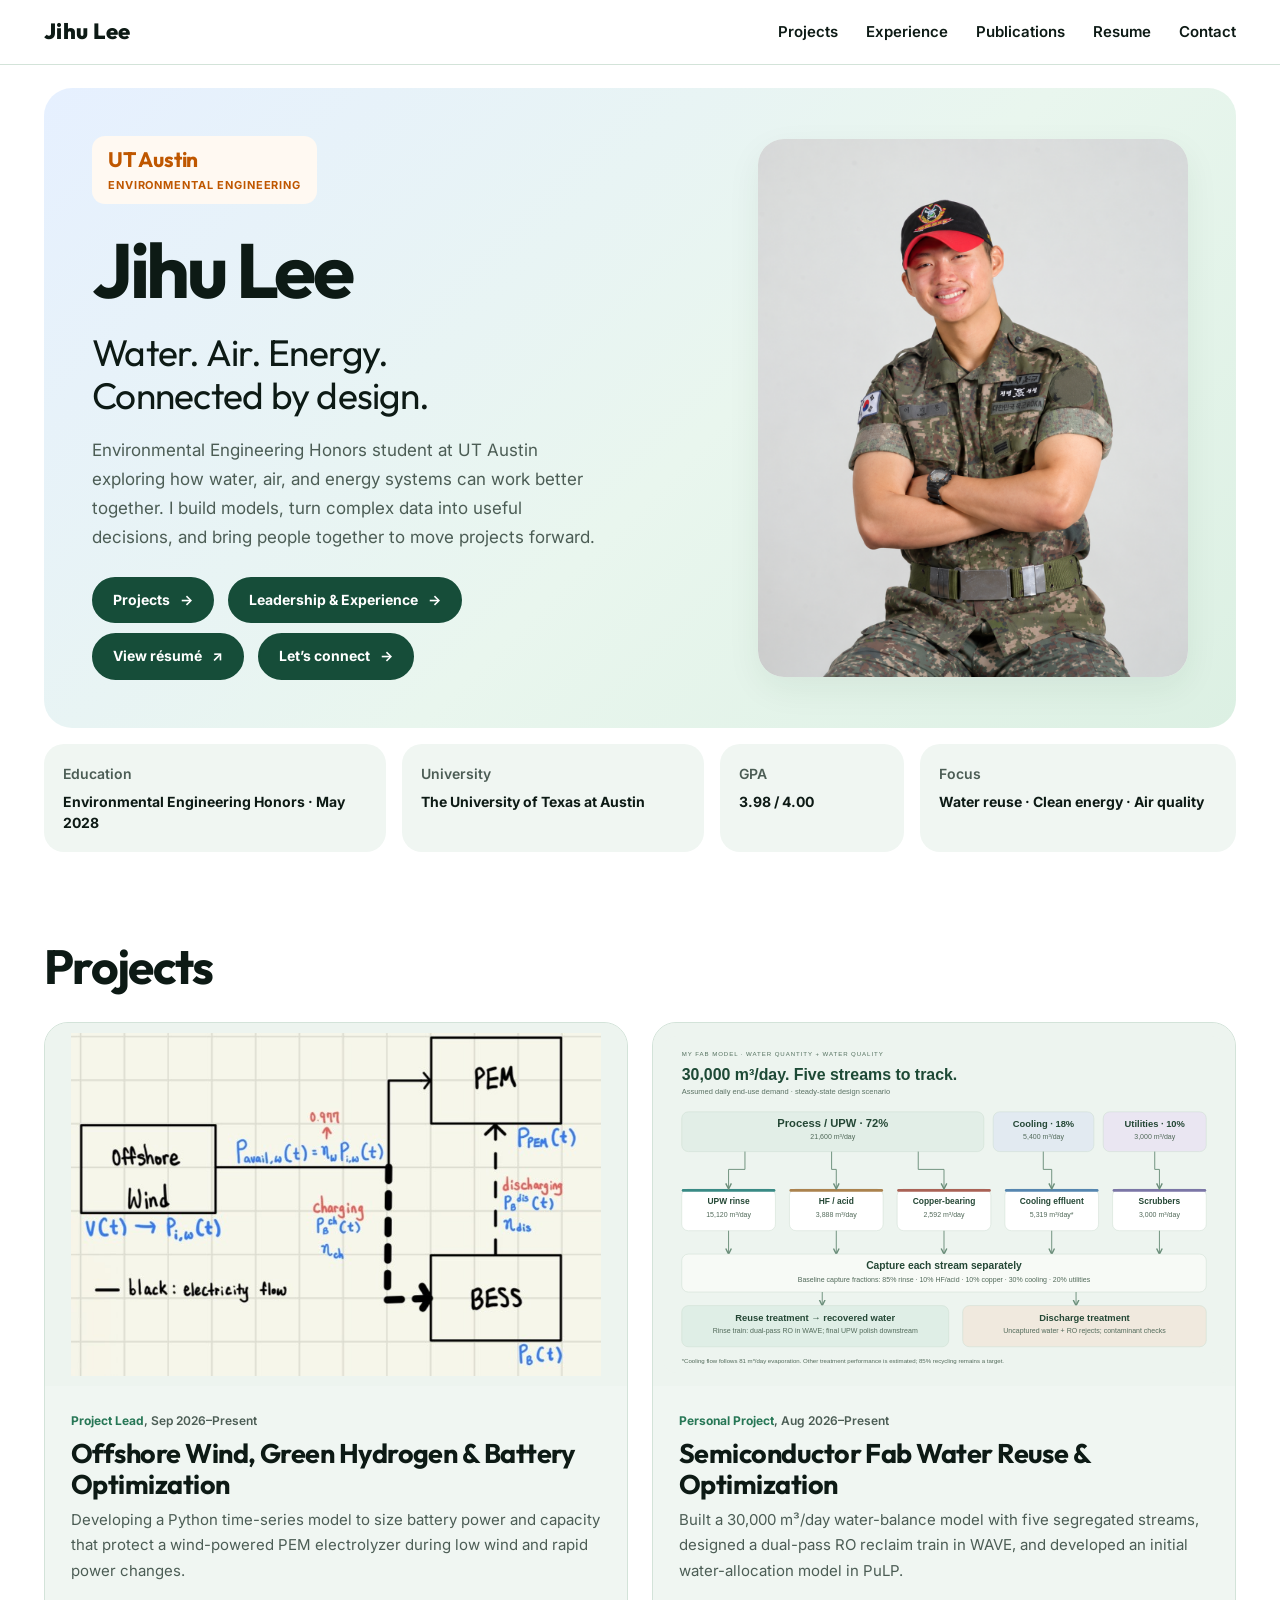
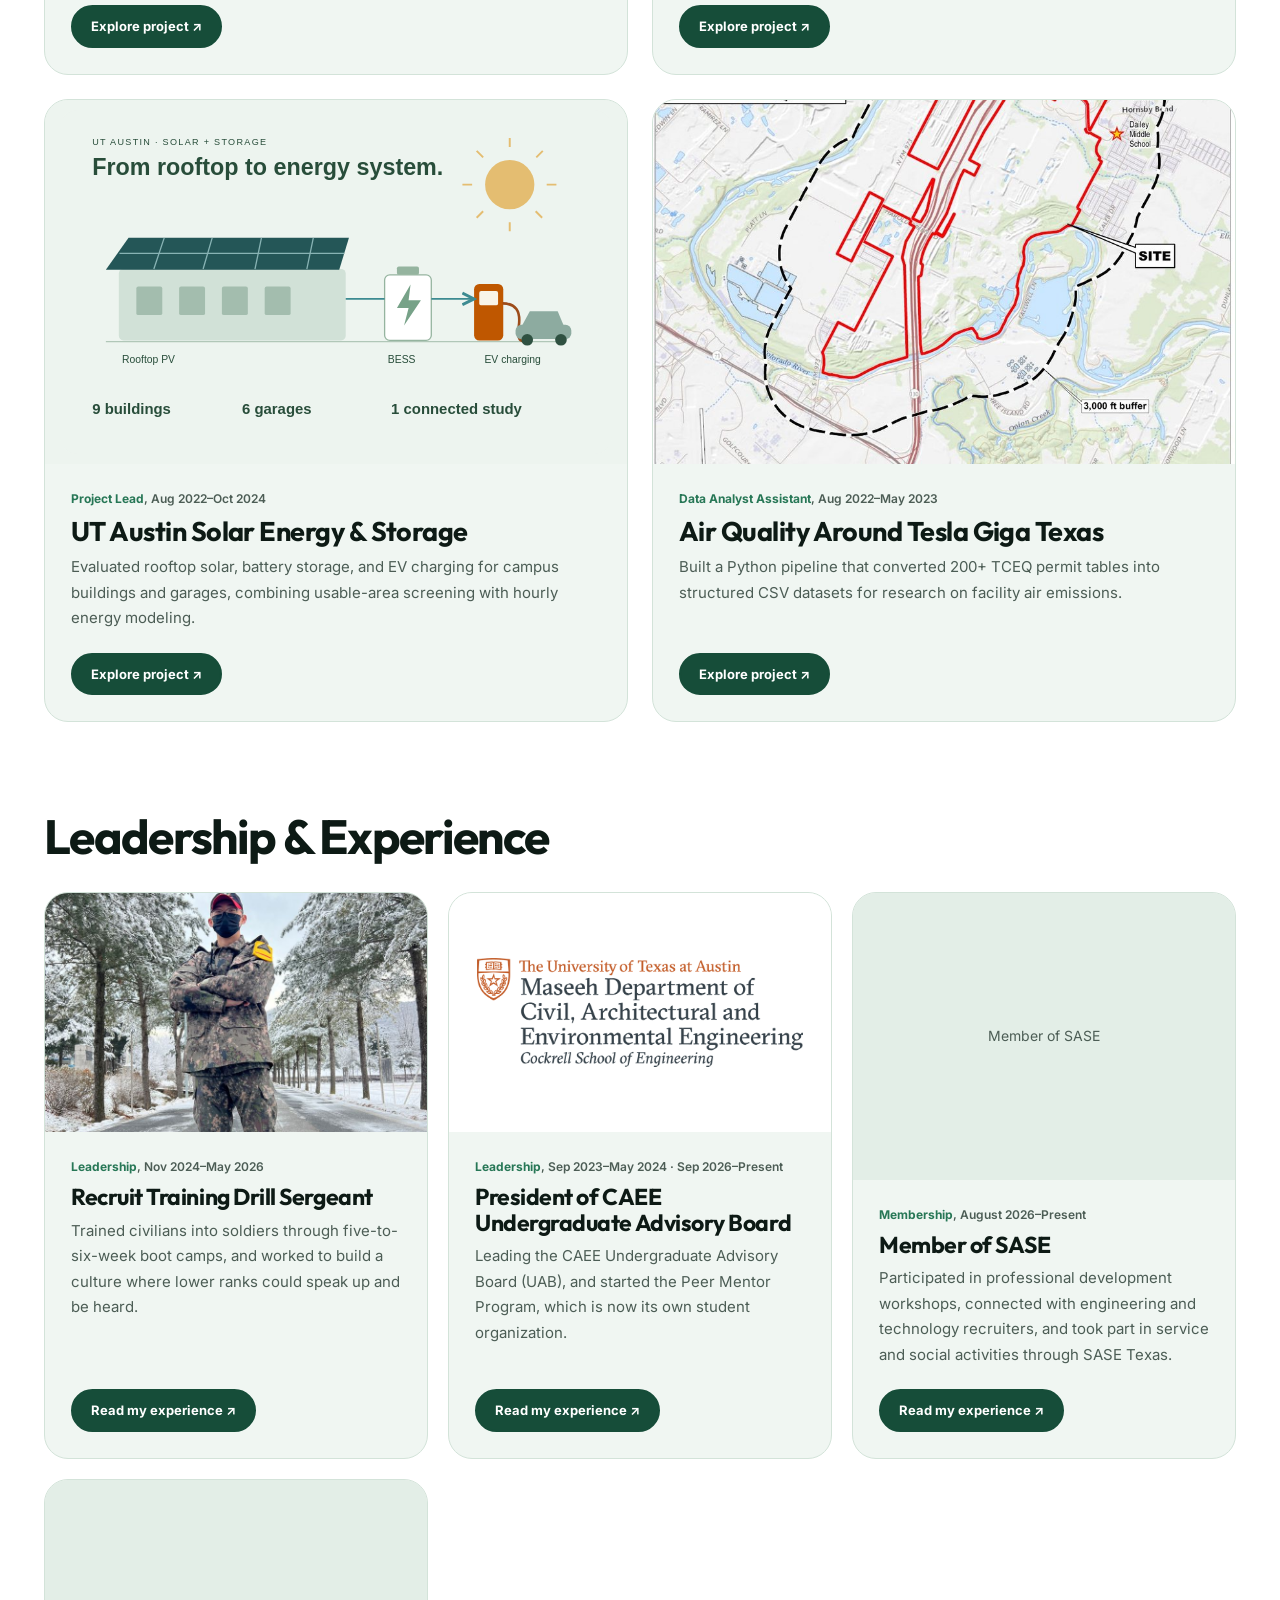
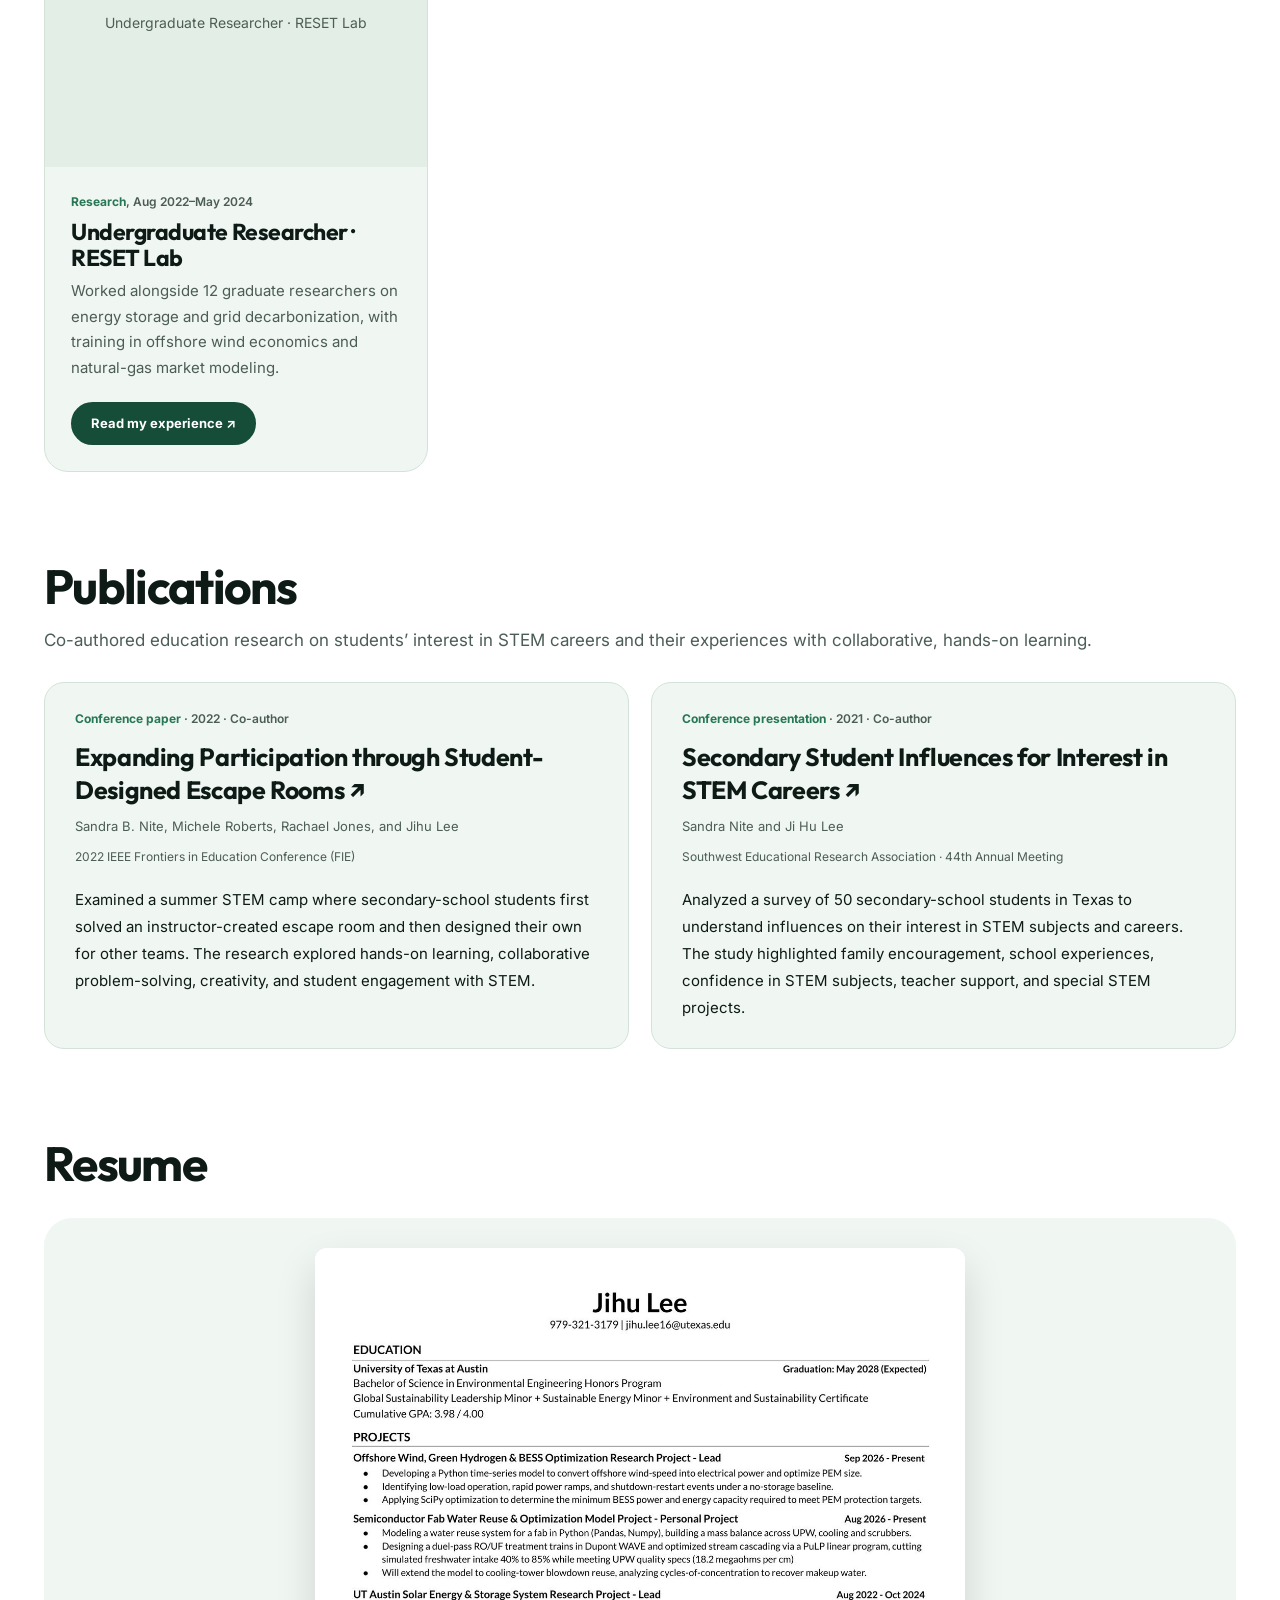
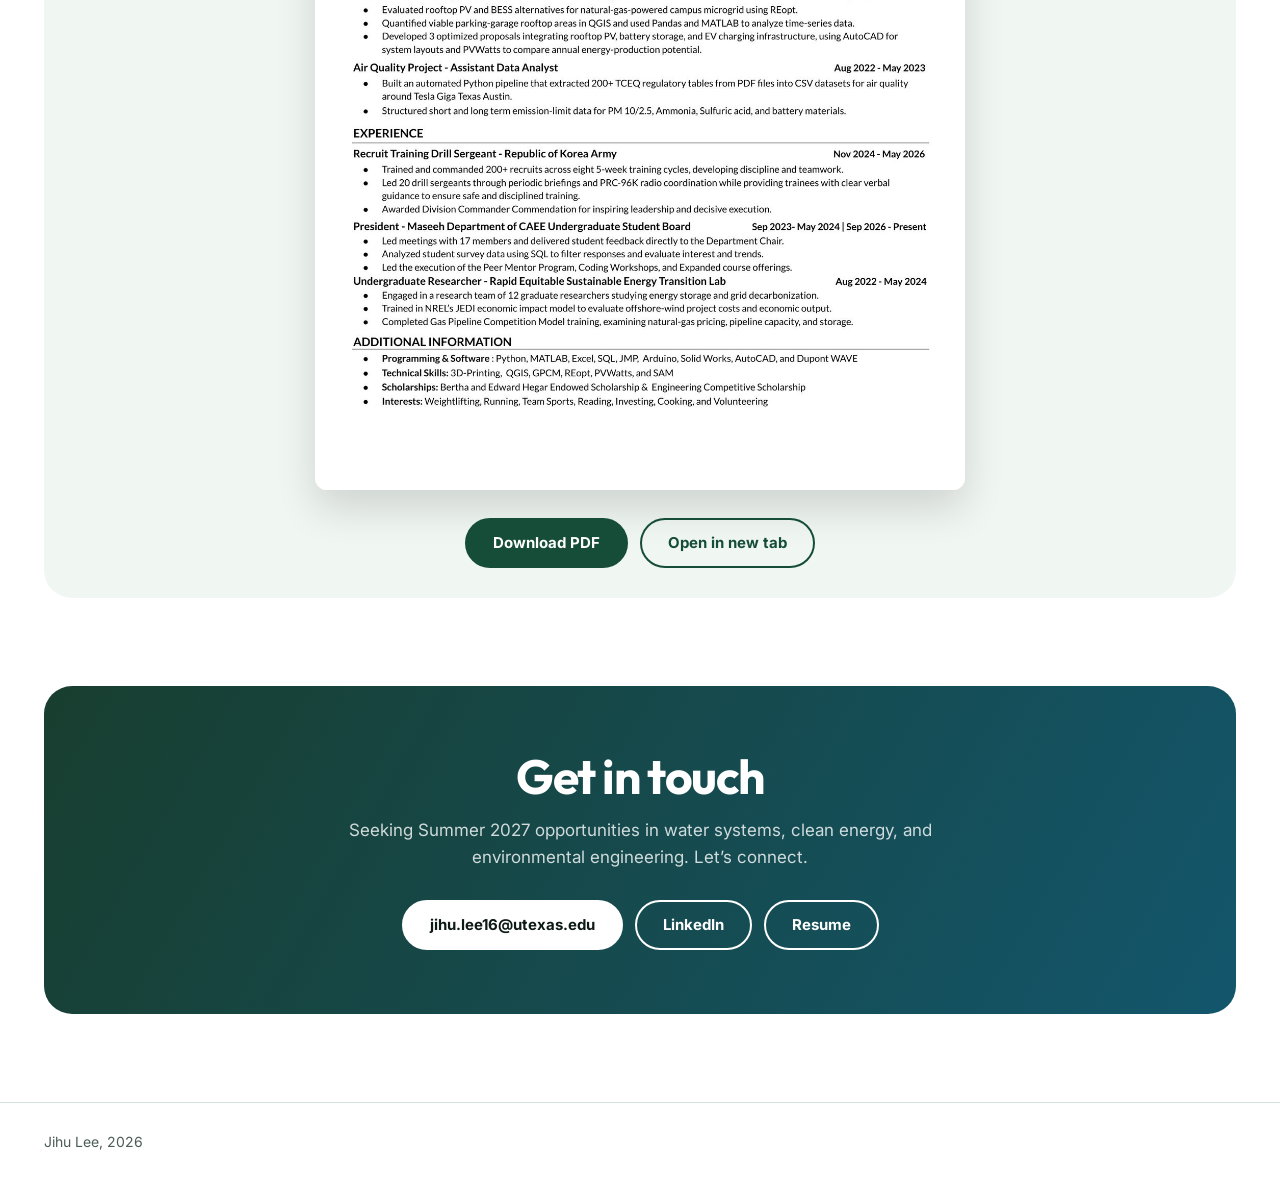
<file: index.html>
<!DOCTYPE html>
<html lang="en">
<head>
<meta charset="utf-8">
<meta name="viewport" content="width=device-width, initial-scale=1">
<title>Jihu Lee | Environmental Engineering</title>
<meta name="description" content="Jihu Lee’s environmental engineering portfolio: semiconductor water reuse, solar and battery storage, offshore wind, air quality, and RESET Lab research at UT Austin.">
<meta name="theme-color" content="#134b38">
<link rel="canonical" href="https://jihulee1.github.io/jihulee/">
<meta property="og:type" content="website">
<meta property="og:site_name" content="Jihu Lee | Environmental Engineering">
<meta property="og:title" content="Jihu Lee | Environmental Engineering Portfolio">
<meta property="og:description" content="Water, air, and energy systems. Explore my research, engineering projects, and leadership at UT Austin.">
<meta property="og:url" content="https://jihulee1.github.io/jihulee/">
<meta property="og:image" content="https://jihulee1.github.io/jihulee/assets/linkedin-preview.png">
<meta property="og:image:secure_url" content="https://jihulee1.github.io/jihulee/assets/linkedin-preview.png">
<meta property="og:image:type" content="image/png">
<meta property="og:image:alt" content="Jihu Lee’s portfolio homepage, with his portrait and the headline Water. Air. Energy. Connected by design.">
<meta property="og:image:width" content="1460"><meta property="og:image:height" content="780">
<meta name="twitter:card" content="summary_large_image">
<meta name="twitter:title" content="Jihu Lee | Environmental Engineering Portfolio">
<meta name="twitter:description" content="Water, air, and energy systems. Explore my research, engineering projects, and leadership at UT Austin.">
<meta name="twitter:image" content="https://jihulee1.github.io/jihulee/assets/linkedin-preview.png">
<meta name="twitter:image:alt" content="Jihu Lee’s portfolio homepage, with his portrait and the headline Water. Air. Energy. Connected by design.">
<link rel="icon" href="assets/favicon.svg" type="image/svg+xml">
<link rel="preconnect" href="https://fonts.googleapis.com">
<link rel="preconnect" href="https://fonts.gstatic.com" crossorigin>
<link href="https://fonts.googleapis.com/css2?family=Outfit:wght@500;700;800&family=Inter:wght@400;600;700&display=swap" rel="stylesheet">
<link rel="stylesheet" href="styles.css">
</head>
<body>
<a class="skip-link" href="#home">Skip to content</a>

<header class="nav">
  <div class="wrap">
    <a class="logo" href="#top" id="logo">Jihu Lee</a>
    <nav aria-label="Main navigation">
      <a href="#projects">Projects</a>
      <a href="#experience">Experience</a>
      <a href="#publications">Publications</a>
      <a href="#resume">Resume</a>
      <a href="#contact">Contact</a>
    </nav>
  </div>
</header>

<main id="home" tabindex="-1">
    <div class="wrap" id="top">
      <section class="hero">
        <div>
          <div class="ut-identity"><div><span class="ut-name">UT Austin</span><span class="ut-major">Environmental Engineering</span></div></div><h1>Jihu Lee</h1><div class="hero-focus">Water. Air. Energy.<br>Connected by design.</div>
          <p>Environmental Engineering Honors student at UT Austin exploring how water, air, and energy systems can work better together. I build models, turn complex data into useful decisions, and bring people together to move projects forward.</p>
          <div class="btns hero-actions">
            <a class="btn primary" href="#projects">Projects <span aria-hidden="true">→</span></a>
            <a class="btn primary" href="#experience">Leadership &amp; Experience <span aria-hidden="true">→</span></a>
            <a class="btn primary" href="assets/Jihu_Lee_Resume.pdf" target="_blank" rel="noopener">View résumé <span aria-hidden="true">↗</span></a>
            <a class="btn primary" href="#contact">Let’s connect <span aria-hidden="true">→</span></a>
          </div>
        </div>
        <figure class="profile-portrait"><img src="assets/jihu-lee-portrait.png" alt="Portrait of Jihu Lee in his Republic of Korea Army uniform." width="600" height="750" fetchpriority="high"></figure>
      </section>
      <dl class="facts"><div><dt>Education</dt><dd>Environmental Engineering Honors · May 2028</dd></div><div><dt>University</dt><dd>The University of Texas at Austin</dd></div><div><dt>GPA</dt><dd>3.98 / 4.00</dd></div><div><dt>Focus</dt><dd>Water reuse · Clean energy · Air quality</dd></div></dl>
    </div>
    <section class="block" id="projects"><div class="wrap">
      <div class="head"><h2>Projects</h2></div>
      <div class="cards">
    <a class="card" href="#offshore-wind-hydrogen">
      <div class="cimg fit-contain"><img src="images/project-one/system-boundary.jpg" data-src="images/project-one/system-boundary.jpg" alt="Offshore Wind, Green Hydrogen &amp; Battery Optimization" loading="lazy" onerror="missing(this)" style="object-fit:contain"></div>
      <div class="cbody">
        <div class="kind"><b>Project Lead</b>, Sep 2026–Present</div>
        <h3>Offshore Wind, Green Hydrogen &amp; Battery Optimization</h3>
        <p>Developing a Python time-series model to size battery power and capacity that protect a wind-powered PEM electrolyzer during low wind and rapid power changes.</p>
        <span class="btn primary">Explore project <span aria-hidden="true">↗</span></span>
      </div>
    </a>
    <a class="card" href="#semiconductor-water-reuse">
      <div class="cimg fit-contain"><img src="assets/fab-water-system.svg" data-src="assets/fab-water-system.svg" alt="Semiconductor Fab Water Reuse &amp; Optimization" loading="lazy" onerror="missing(this)" style="object-fit:contain"></div>
      <div class="cbody">
        <div class="kind"><b>Personal Project</b>, Aug 2026–Present</div>
        <h3>Semiconductor Fab Water Reuse &amp; Optimization</h3>
        <p>Built a 30,000 m³/day water-balance model with five segregated streams, designed a dual-pass RO reclaim train in WAVE, and developed an initial water-allocation model in PuLP.</p>
        <span class="btn primary">Explore project <span aria-hidden="true">↗</span></span>
      </div>
    </a>
    <a class="card" href="#ut-austin-solar-storage">
      <div class="cimg fit-contain"><img src="assets/solar-campus.svg" data-src="assets/solar-campus.svg" alt="UT Austin Solar Energy &amp; Storage" loading="lazy" onerror="missing(this)" style="object-fit:contain"></div>
      <div class="cbody">
        <div class="kind"><b>Project Lead</b>, Aug 2022–Oct 2024</div>
        <h3>UT Austin Solar Energy &amp; Storage</h3>
        <p>Evaluated rooftop solar, battery storage, and EV charging for campus buildings and garages, combining usable-area screening with hourly energy modeling.</p>
        <span class="btn primary">Explore project <span aria-hidden="true">↗</span></span>
      </div>
    </a>
    <a class="card" href="#air-quality-giga-texas">
      <div class="cimg"><img src="images/project-four/site-map.jpg" data-src="images/project-four/site-map.jpg" alt="Air Quality Around Tesla Giga Texas" loading="lazy" onerror="missing(this)"></div>
      <div class="cbody">
        <div class="kind"><b>Data Analyst Assistant</b>, Aug 2022–May 2023</div>
        <h3>Air Quality Around Tesla Giga Texas</h3>
        <p>Built a Python pipeline that converted 200+ TCEQ permit tables into structured CSV datasets for research on facility air emissions.</p>
        <span class="btn primary">Explore project <span aria-hidden="true">↗</span></span>
      </div>
    </a></div>
    </div></section>
    <section class="block" id="experience"><div class="wrap">
      <div class="head"><h2>Leadership &amp; Experience</h2></div>
      <div class="cards">
    <a class="card" href="#drill-sergeant">
      <div class="cimg"><img src="images/experience/drill-cover.jpg" data-src="images/experience/drill-cover.jpg" alt="Recruit Training Drill Sergeant" loading="lazy" onerror="missing(this)"></div>
      <div class="cbody">
        <div class="kind"><b>Leadership</b>, Nov 2024–May 2026</div>
        <h3>Recruit Training Drill Sergeant</h3>
        <p>Trained civilians into soldiers through five-to-six-week boot camps, and worked to build a culture where lower ranks could speak up and be heard.</p>
        <span class="btn primary">Read my experience <span aria-hidden="true">↗</span></span>
      </div>
    </a>
    <a class="card" href="#uab-president">
      <div class="cimg fit-logo"><img src="images/experience/uab-logo.png" data-src="images/experience/uab-logo.png" alt="President of CAEE Undergraduate Advisory Board" loading="lazy" onerror="missing(this)" style="object-fit:contain"></div>
      <div class="cbody">
        <div class="kind"><b>Leadership</b>, Sep 2023–May 2024 · Sep 2026–Present</div>
        <h3>President of CAEE Undergraduate Advisory Board</h3>
        <p>Leading the CAEE Undergraduate Advisory Board (UAB), and started the Peer Mentor Program, which is now its own student organization.</p>
        <span class="btn primary">Read my experience <span aria-hidden="true">↗</span></span>
      </div>
    </a>
    <a class="card" href="#sase-member">
      <div class="cimg fit-logo"><img src="https://ugc.production.linktr.ee/YpdCtajRrms1BJfDMRmv_fXePR3elgSa8PhF1?io=true&amp;size=avatar-v3_0" data-src="https://ugc.production.linktr.ee/YpdCtajRrms1BJfDMRmv_fXePR3elgSa8PhF1?io=true&amp;size=avatar-v3_0" alt="Member of SASE" loading="lazy" data-fallback="https://www.sasetx.org/home/logos.png" onerror="missing(this)" style="object-fit:contain"></div>
      <div class="cbody">
        <div class="kind"><b>Membership</b>, August 2026–Present</div>
        <h3>Member of SASE</h3>
        <p>Participated in professional development workshops, connected with engineering and technology recruiters, and took part in service and social activities through SASE Texas.</p>
        <span class="btn primary">Read my experience <span aria-hidden="true">↗</span></span>
      </div>
    </a>
    <a class="card" href="#undergraduate-researcher">
      <div class="cimg fit-logo"><img src="https://images.squarespace-cdn.com/content/v1/607730b03831da6c19acc216/f6e69f5f-d738-4891-bb25-5c713e09df36/RESET-LAB-Logos_Color.png?format=1000w" data-src="https://images.squarespace-cdn.com/content/v1/607730b03831da6c19acc216/f6e69f5f-d738-4891-bb25-5c713e09df36/RESET-LAB-Logos_Color.png?format=1000w" alt="Undergraduate Researcher · RESET Lab" loading="lazy" onerror="missing(this)" style="object-fit:contain"></div>
      <div class="cbody">
        <div class="kind"><b>Research</b>, Aug 2022–May 2024</div>
        <h3>Undergraduate Researcher · RESET Lab</h3>
        <p>Worked alongside 12 graduate researchers on energy storage and grid decarbonization, with training in offshore wind economics and natural-gas market modeling.</p>
        <span class="btn primary">Read my experience <span aria-hidden="true">↗</span></span>
      </div>
    </a></div>
    </div></section>
    <section class="block" id="publications-overview"><div class="wrap">
      <div class="head"><h2>Publications</h2><p>Co-authored education research on students’ interest in STEM careers and their experiences with collaborative, hands-on learning.</p></div>
      <div class="publication-list"><article class="publication-entry">
      <div class="kind"><b>Conference paper</b> · 2022 · Co-author</div>
      <h3><a href="https://ieeexplore.ieee.org/document/9962491" target="_blank" rel="noopener">Expanding Participation through Student-Designed Escape Rooms <span aria-hidden="true">↗</span></a></h3>
      <p class="publication-authors">Sandra B. Nite, Michele Roberts, Rachael Jones, and Jihu Lee</p>
      <p class="publication-venue">2022 IEEE Frontiers in Education Conference (FIE)</p>
      <p class="publication-summary">Examined a summer STEM camp where secondary-school students first solved an instructor-created escape room and then designed their own for other teams. The research explored hands-on learning, collaborative problem-solving, creativity, and student engagement with STEM.</p>
      
      
      
    </article><article class="publication-entry">
      <div class="kind"><b>Conference presentation</b> · 2021 · Co-author</div>
      <h3><a href="https://scholarworks.uttyler.edu/sera2021/conference/instruction/16/" target="_blank" rel="noopener">Secondary Student Influences for Interest in STEM Careers <span aria-hidden="true">↗</span></a></h3>
      <p class="publication-authors">Sandra Nite and Ji Hu Lee</p>
      <p class="publication-venue">Southwest Educational Research Association · 44th Annual Meeting</p>
      <p class="publication-summary">Analyzed a survey of 50 secondary-school students in Texas to understand influences on their interest in STEM subjects and careers. The study highlighted family encouragement, school experiences, confidence in STEM subjects, teacher support, and special STEM projects.</p>
      
      
      
    </article></div>
    </div></section>
    
    <section class="block" id="resume"><div class="wrap">
      <div class="head"><h2>Resume</h2></div>
      <div class="resume">
        <a class="sheet" href="assets/Jihu_Lee_Resume.pdf" target="_blank" rel="noopener"><img src="assets/resume.png" data-src="assets/resume.png" alt="Jihu Lee resume" loading="lazy" onerror="missing(this)"></a>
        <div class="btns">
          <a class="btn primary" href="assets/Jihu_Lee_Resume.pdf" download="Jihu_Lee_Resume.pdf">Download PDF</a>
          <a class="btn ghost" href="assets/Jihu_Lee_Resume.pdf" target="_blank" rel="noopener">Open in new tab</a>
        </div>
      </div>
    </div></section>
    <section class="block" id="contact"><div class="wrap">
      <div class="contact">
        <h2>Get in touch</h2>
        <p>Seeking Summer 2027 opportunities in water systems, clean energy, and environmental engineering. Let’s connect.</p>
        <div class="btns">
          <a class="btn primary" href="mailto:jihu.lee16@utexas.edu">jihu.lee16@utexas.edu</a>
          <a class="btn" href="https://www.linkedin.com/in/jihulee1" target="_blank" rel="noopener">LinkedIn</a>
          <a class="btn" href="assets/Jihu_Lee_Resume.pdf" target="_blank" rel="noopener">Resume</a>
        </div>
      </div>
    </div></section>
</main>
<main id="case" tabindex="-1" hidden></main>

<footer><div class="wrap" id="foot">Jihu Lee, 2026</div></footer>

<dialog id="lightbox" aria-label="Expanded image"><button class="lightbox-close" type="button" aria-label="Close expanded image">Close ×</button><img alt=""><p></p></dialog>

<script src="site-content.js" defer></script>
<script src="site.js" defer></script>
</body>
</html>
</file>
<file: styles.css>
/* Portfolio layout and environmental color palette. */
  :root {
    color-scheme: light;
    --bg: #FFFFFF; --panel: #F0F6F2; --panel-2: #E2EFE7; --ink: #0D1A15; --muted: #4C5D55;
    --rule: #D3E3D9; --btn: #1428A0; --btn-ink: #FFFFFF; --accent: #23824F;
    --hero: linear-gradient(135deg, #E6F0FF 0%, #E9F6EE 55%, #DCF0E3 100%);
    --band: linear-gradient(120deg, #1428A0 0%, #0F5F7A 55%, #17784C 100%); --band-ink: #FFFFFF;
    --ph: #E3EEE7;
    --wind: #2F6FD6; --m-normal: #1E8A52; --m-charge: #C27A00; --m-discharge: #D2581F; --m-ramp: #6B4FD8;
    --m-break: #C2378A; --m-bess: #0E7490; --m-shutdown: #C23B32; --m-curt: #8E9C95;
  }
  @media (prefers-color-scheme: dark) {
    :root {
      color-scheme: dark;
      --bg: #06100C; --panel: #10201A; --panel-2: #183026; --ink: #EAF4EE; --muted: #A7BBB1;
      --rule: #23382E; --btn: #8CA6FF; --btn-ink: #06102E; --accent: #6FD39C;
      --hero: linear-gradient(135deg, #0E1C3D 0%, #0F2620 60%, #12301F 100%);
      --band: linear-gradient(120deg, #13256E 0%, #0D4256 55%, #0F4A31 100%); --band-ink: #FFFFFF;
      --ph: #16281F;
      --wind: #6EA2FF; --m-normal: #3FBF7A; --m-charge: #E8A33A; --m-discharge: #F07A45; --m-ramp: #9C86FF;
      --m-break: #F06AB6; --m-bess: #3DB8D6; --m-shutdown: #F0625A; --m-curt: #7D8C85;
    }
  }
  * { box-sizing: border-box; }
  html { scroll-behavior: smooth; scroll-padding-top: 76px; }
  body { margin: 0; background: var(--bg); color: var(--ink);
    font-family: "Inter", "Helvetica Neue", Arial, sans-serif; font-size: 17px; line-height: 1.6; }
  img { max-width: 100%; display: block; }
  a { color: inherit; }
  a:focus-visible, button:focus-visible { outline: 3px solid var(--accent); outline-offset: 3px; }
  .wrap { max-width: 1240px; margin: 0 auto; padding: 0 24px; }
  h1, h2, h3 { font-family: "Outfit", "Inter", Arial, sans-serif; font-weight: 700; line-height: 1.12; margin: 0; }
  p { max-width: none; }

  /* Nav */
  header.nav { position: sticky; top: 0; z-index: 20; background: var(--bg);
    box-shadow: 0 1px 0 var(--rule); }
  header.nav .wrap { display: flex; align-items: center; justify-content: space-between; height: 64px; }
  .logo { font-family: "Outfit", Arial, sans-serif; font-weight: 800; font-size: 22px; letter-spacing: .02em;
    text-decoration: none; }
  header.nav nav { display: flex; gap: 28px; }
  header.nav nav a { text-decoration: none; font-weight: 600; font-size: 15px; }
  header.nav nav a:hover { text-decoration: underline; text-underline-offset: 6px; }

  /* Buttons */
  .btns { display: flex; gap: 12px; flex-wrap: wrap; }
  .btn { display: inline-block; padding: 11px 26px; border-radius: 999px; font-weight: 700; font-size: 15px;
    text-decoration: none; border: 2px solid var(--btn); text-align: center; }
  .btn.primary { background: var(--btn); color: var(--btn-ink); }
  .btn.ghost { color: var(--btn); background: transparent; }
  .btn:hover { opacity: .85; }

  /* Hero */
  .hero { display: grid; grid-template-columns: 1fr 1fr; gap: 40px; align-items: center;
    background: var(--hero); border-radius: 28px; padding: 56px; margin-top: 24px; overflow: hidden; }
  .hero h1 { font-size: clamp(48px, 7vw, 88px); }
  .hero p { font-size: 19px; color: var(--muted); margin: 18px 0 30px; }
  .hero figure { margin: 0; }
  .hero figure img, .hero figure .ph { aspect-ratio: 4 / 5; object-fit: cover; width: 100%; border-radius: 20px; }

  /* Facts */
  .facts { display: grid; grid-template-columns: repeat(4, 1fr); gap: 16px; margin: 16px 0 0; }
  .facts div { background: var(--panel); border-radius: 20px; padding: 22px 24px; }
  .facts dt { color: var(--muted); font-size: 14px; font-weight: 600; }
  .facts dd { margin: 6px 0 0; font-weight: 700; font-size: 17px; }

  section.block { padding: 88px 0 0; }
  .head { text-align: center; margin-bottom: 40px; }
  .head h2 { font-size: clamp(32px, 4vw, 48px); }
  .head p { color: var(--muted); margin: 10px auto 0; }

  /* Project cards */
  .cards { display: grid; grid-template-columns: repeat(auto-fit, minmax(260px, 1fr)); gap: 20px; }
  .card { display: flex; flex-direction: column; background: var(--panel); border-radius: 24px;
    overflow: hidden; text-decoration: none; }
  .card .cimg img, .card .cimg .ph { aspect-ratio: 4 / 3; object-fit: cover; width: 100%; border-radius: 0; border: 0; }
  .card .cbody { padding: 26px 28px 30px; display: flex; flex-direction: column; flex: 1; }
  .kind { color: var(--muted); font-size: 14px; font-weight: 600; margin-bottom: 8px; }
  .kind b { color: var(--accent); }
  .card h3 { font-size: 26px; margin-bottom: 8px; }
  .card p { color: var(--muted); margin: 0 0 22px; }
  .card .btn { margin-top: auto; align-self: flex-start; }
  .card:hover .btn { opacity: .85; }


  /* Leadership & Experience */
  .exps { display: flex; flex-direction: column; gap: 24px; }
  .exp { display: grid; grid-template-columns: 1fr 1.25fr; background: var(--panel); border-radius: 24px; overflow: hidden; }
  .exp:nth-child(even) .eimg { order: 2; }
  .exp .eimg img, .exp .eimg .ph { width: 100%; height: 100%; min-height: 280px; object-fit: cover; border: 0; }
  .exp .ebody { padding: 36px 40px; }
  .exp h3 { font-size: 28px; }
  .exp .org { font-weight: 600; margin-top: 4px; }
  .exp p { color: var(--muted); margin: 14px 0; }
  .exp ul { margin: 0; padding-left: 20px; }
  .exp li { margin: 6px 0; }
  .exp li::marker { color: var(--accent); }
  @media (max-width: 860px) {
    .exp { grid-template-columns: 1fr; }
    .exp:nth-child(even) .eimg { order: 0; }
    .exp .eimg img, .exp .eimg .ph { aspect-ratio: 16 / 9; min-height: 0; height: auto; }
    .exp .ebody { padding: 26px 24px; }
  }

  /* Resume */
  .resume { background: var(--panel); border-radius: 28px; padding: 48px; display: flex; flex-direction: column;
    align-items: center; gap: 28px; }
  .resume a.sheet { display: block; width: 100%; max-width: 760px; background: #fff; border-radius: 12px;
    overflow: hidden; box-shadow: 0 18px 40px rgba(0, 0, 0, .14); }
  .resume a.sheet img, .resume a.sheet .ph { width: 100%; aspect-ratio: 8.5 / 11; object-fit: contain; }

  /* Contact */
  .contact { background: var(--band); color: var(--band-ink); border-radius: 28px; padding: 64px 48px;
    text-align: center; margin-bottom: 88px; }
  .contact h2 { font-size: clamp(32px, 4vw, 48px); }
  .contact p { margin: 14px auto 28px; opacity: .8; }
  .contact .btns { justify-content: center; }
  .contact .btn { border-color: var(--band-ink); color: var(--band-ink); }
  .contact .btn.primary { background: var(--band-ink); color: #0D1A15; }

  /* Case study */
  .case { padding: 32px 0 88px; }
  .back { display: inline-block; margin-bottom: 24px; font-weight: 700; text-decoration: none; }
  .back:hover { text-decoration: underline; }
  .case-top { background: var(--panel); border-radius: 28px; padding: 48px; }
  .case h1 { font-size: clamp(40px, 6vw, 68px); margin: 6px 0 14px; }
  .case .intro { font-size: 19px; color: var(--muted); margin: 0; }
  .meta { display: grid; grid-template-columns: repeat(auto-fit, minmax(160px, 1fr)); gap: 12px; margin: 28px 0 0; }
  .meta div { background: var(--bg); border-radius: 16px; padding: 14px 18px; }
  .meta dt { color: var(--muted); font-size: 13px; font-weight: 600; }
  .meta dd { margin: 2px 0 0; font-weight: 700; }
  .case figure { margin: 0; }
  .case figure img, .case figure .ph { width: 100%; border-radius: 20px; cursor: zoom-in; }
  .case figure .ph { cursor: default; }
  .case figcaption { color: var(--muted); font-size: 15px; margin-top: 10px; }
  .heroimg { margin-top: 24px !important; }
  .heroimg img, .heroimg .ph { aspect-ratio: 16 / 9; object-fit: cover; }
  .chapter { margin-top: 72px; }
  .chapter > p + .gallery, .steps + .gallery { margin-top: 28px; }
  .chapter h2 { font-size: 32px; margin-bottom: 12px; }
  .gallery { display: grid; grid-template-columns: repeat(auto-fit, minmax(280px, 1fr)); gap: 24px; margin-top: 24px; }
  .gallery img, .gallery .ph { aspect-ratio: 4 / 3; object-fit: cover; }

  /* Case study extras: research question, formulas, constraint cards */
  .question { margin-top: 24px; background: var(--bg); border-radius: 18px; padding: 20px 24px; border-left: 5px solid var(--accent); }
  .question span { font-weight: 700; color: var(--accent); font-size: 14px; }
  .question p { margin: 6px 0 0; font-size: 18px; font-weight: 600; }
  .heroimg.fit-photo { background: var(--panel); border-radius: 20px; padding: 20px; }
  .heroimg.fit-photo img { width: auto; max-width: 100%; max-height: 640px; aspect-ratio: auto; margin: 0 auto; border-radius: 12px; }
  .heroimg.fit-photo figcaption { margin: 14px 0 0; }
  .heroimg.fit-contain { background: #F6F6EA; border-radius: 20px; padding: 20px; }
  .heroimg.fit-contain img { width: auto; max-width: 100%; max-height: 560px; aspect-ratio: auto; margin: 0 auto; border-radius: 8px; }
  .heroimg.fit-contain figcaption { color: #4C5D55; margin: 14px 0 0; }
  .math { font-family: "Cambria Math", "STIX Two Math", Cambria, Georgia, "Times New Roman", serif; font-size: 18px; line-height: 1.7;
    overflow-x: auto; }
  .math sub, .math sup { font-size: 0.68em; }
  .math span { display: inline-block; margin-top: 4px; font-size: 15px; color: var(--muted); }
  .formula { background: var(--panel); border-radius: 20px; padding: 24px 28px; margin-top: 20px; }
  .formula h3 { font-size: 22px; margin-bottom: 16px; }
  .formula-grid { display: grid; grid-template-columns: minmax(0, 1fr) minmax(0, 1.15fr); gap: 32px; align-items: center; }
  .formula-grid.single { grid-template-columns: 1fr; }
  .formula-grid > .math { font-size: 23px; line-height: 1.9; background: var(--bg); border-radius: 16px; padding: 20px 24px; }
  .terms { margin: 0; }
  .terms div { display: grid; grid-template-columns: 96px 1fr; gap: 14px; align-items: baseline; padding: 9px 0; border-bottom: 1px solid var(--rule); }
  .terms div:last-child { border-bottom: 0; }
  .terms dt { font-size: 18px; overflow: visible; }
  .terms dd { margin: 0; color: var(--muted); font-size: 15px; }
  @media (max-width: 860px) { .formula-grid { grid-template-columns: 1fr; gap: 16px; } .formula-grid > .math { font-size: 19px; } }
  .formula p { color: var(--muted); font-size: 15px; margin: 8px 0 0; }
  .rules { display: grid; grid-template-columns: repeat(2, minmax(0, 1fr)); gap: 20px; margin-top: 24px; }
  .rules-3 { grid-template-columns: repeat(3, minmax(0, 1fr)); }
  @media (max-width: 960px) { .rules-3 { grid-template-columns: 1fr; } }
  .rule { background: var(--panel); border-radius: 22px; padding: 26px 28px; display: flex; flex-direction: column; }
  .rule .tag { align-self: flex-start; font-size: 13px; font-weight: 700; padding: 4px 12px; border-radius: 999px; color: #fff; background: var(--tone); }
  .rule h3 { font-size: 22px; margin: 14px 0 8px; }
  .rule p { color: var(--muted); margin: 0 0 16px; }
  .rule .math { margin-top: auto; background: var(--bg); border-radius: 14px; padding: 12px 16px; font-size: 17px; }
  .tone-pem { --tone: var(--m-normal); } .tone-charge { --tone: var(--m-charge); } .tone-discharge { --tone: var(--m-discharge); }
  .tone-ramp { --tone: var(--m-ramp); } .tone-bess { --tone: var(--m-bess); } .tone-shut { --tone: var(--m-shutdown); }
  .scen { padding-left: 22px; } .scen li { margin: 10px 0; } .scen li::marker { color: var(--accent); }

  /* Simulation */
  .sim { background: var(--panel); border-radius: 24px; padding: 28px; margin-top: 24px; }
  .sim-grid { display: grid; grid-template-columns: minmax(0, 1fr) 300px; gap: 24px; align-items: start; }
  .sim svg { width: 100%; height: auto; display: block; }
  .sim .grid line { stroke: var(--rule); }
  .axis-t, .lim-t { fill: var(--muted); font-size: 12px; font-family: "Inter", Arial, sans-serif; }
  .lim { stroke: var(--muted); stroke-dasharray: 5 5; stroke-width: 1.2; opacity: .8; }
  .soc-lim { opacity: .45; }
  .wind-area { fill: var(--wind); opacity: .14; }
  .wind-line { fill: none; stroke: var(--wind); stroke-width: 1.6; }
  .pem-line { fill: none; stroke: var(--m-normal); stroke-width: 2.6; }
  .soc-line { fill: none; stroke: var(--m-bess); stroke-width: 2; }
  .cursor { stroke: var(--ink); stroke-width: 1.5; opacity: .55; }
  .dot { stroke: var(--panel); stroke-width: 2; }
  .wind-dot { fill: var(--wind); } .pem-dot { fill: var(--m-normal); } .soc-dot { fill: var(--m-bess); }
  .m-normal { fill: var(--m-normal); background: var(--m-normal); } .m-charge { fill: var(--m-charge); background: var(--m-charge); }
  .m-discharge { fill: var(--m-discharge); background: var(--m-discharge); } .m-rampUp { fill: var(--m-ramp); background: var(--m-ramp); }
  .m-curtail { fill: var(--m-curt); background: var(--m-curt); }
  .m-rampBreak { fill: var(--m-break); background: var(--m-break); } .m-shutdown { fill: var(--m-shutdown); background: var(--m-shutdown); }
  .sw-wind { background: var(--wind); } .sw-pem { background: var(--m-normal); }
  .flow .bx { fill: var(--bg); stroke: var(--rule); stroke-width: 1.5; }
  .flow .bx-t { font: 700 14px "Outfit", Arial, sans-serif; fill: var(--ink); }
  .flow .bx-v { font: 600 13px "Inter", Arial, sans-serif; fill: var(--muted); }
  .flow .small { font-size: 11px; }
  .flow .soc-bg { fill: var(--panel-2); } .flow .soc-fill { fill: var(--m-bess); }
  .fl { fill: none; stroke: var(--rule); stroke-width: 3; }
  .fl.on { stroke-dasharray: 9 6; animation: flow .7s linear infinite; }
  .f-wp.on { stroke: var(--m-normal); } .f-wb.on { stroke: var(--m-charge); } .f-bp.on { stroke: var(--m-discharge); } .f-wc.on { stroke: var(--muted); }
  .mk-on { fill: var(--ink); } .mk-off { fill: var(--rule); }
  @keyframes flow { to { stroke-dashoffset: -15; } }
  .sim-mode { display: inline-flex; align-items: center; gap: 8px; font-weight: 700; margin-top: 12px; }
  .sim-mode i, .legend i { display: inline-block; width: 12px; height: 12px; border-radius: 4px; }
  .sim-now { color: var(--muted); font-size: 15px; margin: 6px 0 0; min-height: 6.4em; }
  .sim-controls { display: flex; flex-wrap: wrap; align-items: center; gap: 16px 28px; margin-top: 20px; }
  .sim-range { display: flex; flex-direction: column; gap: 4px; font-weight: 600; font-size: 14px; flex: 1; min-width: 200px; }
  .sim-range output { color: var(--muted); font-weight: 500; }
  .sim-range input { width: 100%; accent-color: var(--btn); }
  .sim-play { min-width: 96px; cursor: pointer; font-family: inherit; }
  .sim-stats dl { display: grid; grid-template-columns: repeat(4, 1fr); gap: 12px; margin: 20px 0 0; }
  .sim-stats dl div { background: var(--bg); border-radius: 16px; padding: 14px 16px; }
  .sim-stats dt { color: var(--muted); font-size: 13px; font-weight: 600; }
  .sim-stats dd { margin: 2px 0 0; font: 700 24px "Outfit", Arial, sans-serif; }
  .sim-stats small { display: block; font: 500 12px "Inter", Arial, sans-serif; color: var(--muted); }
  .legend { display: flex; flex-wrap: wrap; gap: 8px 18px; margin-top: 16px; font-size: 13px; color: var(--muted); }
  .legend span { display: inline-flex; align-items: center; gap: 6px; }
  .sim-note { font-size: 13px; color: var(--muted); margin: 10px 0 0; }
  .chart-wrap { overflow-x: auto; }
  @media (max-width: 960px) { .sim-grid { grid-template-columns: 1fr; } .flow { max-width: 280px; margin: 0 auto; } }
  @media (max-width: 600px) { .chart-wrap svg { min-width: 620px; } }
  @media (max-width: 760px) { .rules { grid-template-columns: 1fr; } .sim { padding: 18px; } .sim-stats dl { grid-template-columns: 1fr 1fr; } }
  @media (prefers-reduced-motion: reduce) { .fl.on { animation: none; } }

  .card .cimg.fit-contain { background: #F6F6EA; }
  .card .cimg.fit-logo { background: #FFFFFF; display: flex; align-items: center; }
  .card .cimg.fit-logo img { padding: 28px; }
  .case-logo { display: inline-block; background: #FFFFFF; border-radius: 14px; padding: 12px 18px; margin-bottom: 18px; }
  .case-logo img { height: 64px; width: auto; }
  @media (max-width: 600px) { .case-logo img { height: 44px; } }

  /* Steps, air quality widgets */
  .steps { list-style: none; padding: 0; margin: 24px 0 0; display: grid; grid-template-columns: repeat(auto-fit, minmax(170px, 1fr)); gap: 14px; counter-reset: step; }
  .steps li { background: var(--panel); border-radius: 18px; padding: 18px; counter-increment: step; }
  .steps li::before { content: counter(step); display: inline-flex; width: 28px; height: 28px; align-items: center; justify-content: center;
    border-radius: 50%; background: var(--btn); color: var(--btn-ink); font-weight: 700; font-size: 14px; margin-bottom: 10px; }
  .steps b { display: block; font-family: "Outfit", Arial, sans-serif; font-size: 17px; margin-bottom: 4px; }
  .steps span { color: var(--muted); font-size: 14px; line-height: 1.5; display: block; }
  .aqw { margin-top: 24px; }
  .pipe { background: var(--panel); border-radius: 24px; padding: 28px; display: flex; flex-direction: column; gap: 18px; }
  .pipe figure { margin: 0; }
  .pipe-label { font-weight: 700; font-size: 15px; margin-bottom: 10px; }
  .pipe-in img { width: 100%; border-radius: 10px; background: #fff; cursor: zoom-in; border: 1px solid var(--rule); }
  .pipe-arrow { display: flex; flex-direction: column; align-items: center; gap: 4px; color: var(--accent); font-weight: 700; font-size: 14px; }
  .pipe-arrow::before { content: ""; width: 2px; height: 16px; background: currentColor; }
  .pipe-arrow::after { content: ""; width: 0; height: 0; border-left: 8px solid transparent; border-right: 8px solid transparent; border-top: 10px solid currentColor; }
  .pipe-arrow span { background: var(--bg); padding: 6px 14px; border-radius: 999px; }
  .pipe pre { margin: 0 0 14px; background: var(--bg); border-radius: 14px; padding: 16px 18px; overflow-x: auto;
    font: 13px/1.6 ui-monospace, "SFMono-Regular", Menlo, Consolas, monospace; }
  .pipe .btn { cursor: pointer; font-family: inherit; }
  .insights { display: grid; grid-template-columns: repeat(4, minmax(0, 1fr)); gap: 14px; }
  .insights div { background: var(--panel); border-radius: 20px; padding: 20px; }
  .insights b { display: block; font: 800 34px "Outfit", Arial, sans-serif; color: var(--accent); }
  .insights span { color: var(--muted); font-size: 14px; line-height: 1.5; }
  .aq-block { background: var(--panel); border-radius: 24px; padding: 26px 28px; margin-top: 18px; }
  .aq-block h3 { font-size: 22px; }
  .aq-sub { color: var(--muted); font-size: 14px; margin: 4px 0 14px; }
  .aq-chart { width: 100%; height: auto; display: block; }
  .hbars { display: flex; flex-direction: column; gap: 10px; }
  .hbar { display: grid; grid-template-columns: 120px 1fr 64px; gap: 12px; align-items: center; }
  .hb-l { font-weight: 600; font-size: 14px; text-align: right; }
  .hb-t { position: relative; height: 18px; background: var(--bg); border-radius: 999px; }
  .hb-f { position: absolute; left: 0; top: 0; bottom: 0; border-radius: 999px; }
  .hb-v { font-weight: 700; font-size: 14px; }
  .hb-axis .hb-t { background: none; height: 16px; }
  .hb-axis i { position: absolute; transform: translateX(-50%); font-style: normal; font-size: 12px; color: var(--muted); }
  @media (max-width: 600px) { .hbar { grid-template-columns: 92px 1fr 52px; gap: 8px; } .hb-l, .hb-v { font-size: 13px; } }
  .aq-chart .tick { stroke: var(--rule); }
  .aq-chart .bar-l { font-size: 13px; fill: var(--ink); font-weight: 600; }
  .aq-chart .bar-bg { fill: var(--bg); }
  .aq-chart .bar-v { font: 700 13px "Inter", Arial, sans-serif; fill: var(--ink); }
  .aq-chart .pbar { fill: var(--wind); opacity: .75; } .aq-chart .pbar.top { fill: var(--accent); opacity: 1; }
  .aq-chart .small { font-size: 10px; }
  .g-pm { fill: var(--wind); background: var(--wind); } .g-nh3 { fill: var(--m-ramp); background: var(--m-ramp); }
  .g-acid { fill: var(--m-charge); background: var(--m-charge); } .g-bat { fill: var(--m-bess); background: var(--m-bess); }
  .table-wrap { overflow-x: auto; margin-top: 12px; }
  .aq-table { width: 100%; border-collapse: collapse; font-size: 14px; min-width: 760px; }
  .aq-table th { text-align: left; font-size: 12px; color: var(--muted); font-weight: 600; padding: 8px 10px; border-bottom: 1px solid var(--rule); }
  .aq-table td { padding: 10px; border-bottom: 1px solid var(--rule); white-space: nowrap; }
  .aq-table tr:last-child td { border-bottom: 0; }
  .aq-table td i { display: inline-block; width: 10px; height: 10px; border-radius: 3px; margin-right: 8px; }
  .aq-table sup { font-size: .7em; }
  .aq-take { margin: 18px 0 0; padding: 14px 18px; background: var(--bg); border-radius: 14px; border-left: 4px solid var(--m-bess); }
  .aq-note { color: var(--muted); font-size: 13px; margin: 12px 0 0; }
  .w-k-slider { background: var(--panel); border-radius: 24px; padding: 26px 28px; }
  .k-rows { display: flex; flex-direction: column; gap: 14px; margin-top: 20px; }
  .k-row { display: grid; grid-template-columns: 130px 1fr 170px; gap: 16px; align-items: center; }
  .k-name { font-weight: 700; } .k-name small, .k-val small { display: block; font-weight: 500; color: var(--muted); font-size: 12px; }
  .k-val { font-weight: 700; font-size: 15px; }
  .k-bar { height: 16px; background: var(--bg); border-radius: 999px; overflow: hidden; }
  .k-bar span { display: block; height: 100%; background: var(--accent); border-radius: 999px; transition: width .25s ease; }
  .k-bar span.over { background: var(--m-shutdown); }
  @media (max-width: 960px) { .steps { grid-template-columns: repeat(2, minmax(0, 1fr)); } .insights { grid-template-columns: 1fr 1fr; } }
  @media (max-width: 600px) { .steps, .insights { grid-template-columns: 1fr; } .k-row { grid-template-columns: 1fr; gap: 6px; } .pipe, .aq-block, .w-k-slider { padding: 18px; } .aq-chart.pm { min-width: 620px; } }
  @media (prefers-reduced-motion: reduce) { .k-bar span { transition: none; } }

  /* Missing-photo placeholder */
  .ph { display: flex; align-items: center; justify-content: center; text-align: center; padding: 16px;
    background: var(--ph); color: var(--muted); font-size: 14px; border: 2px dashed var(--rule); min-height: 160px; }

  /* Lightbox */
  dialog { border: 0; padding: 0; background: transparent; max-width: 92vw; }
  dialog::backdrop { background: rgba(0,0,0,.88); }
  dialog img { max-height: 86vh; width: auto; border-radius: 12px; }
  dialog p { color: #fff; margin: 10px 0 0; }

  footer { border-top: 1px solid var(--rule); padding: 28px 0; color: var(--muted); font-size: 14px; }
  [hidden] { display: none !important; }

  @media (max-width: 860px) {
    .hero { grid-template-columns: 1fr; padding: 32px 24px; gap: 28px; border-radius: 22px; }
    .facts { grid-template-columns: 1fr 1fr; gap: 12px; }
    header.nav nav { gap: 16px; }
    header.nav nav a { font-size: 14px; }
    .resume, .case-top { padding: 24px; border-radius: 22px; }
    .contact { padding: 44px 24px; }
  }
  @media (max-width: 600px) {
    html { scroll-padding-top: 104px; }
    header.nav .wrap { flex-direction: column; justify-content: center; gap: 4px; height: auto; padding-top: 10px; padding-bottom: 10px; }
    .logo { font-size: 18px; }
    header.nav nav { gap: 20px; }
  }
  @media (prefers-reduced-motion: reduce) { html { scroll-behavior: auto; } }

/* Finishing pass: responsive case studies and recruiter navigation. */
:root { --btn:#164d39; --btn-ink:#fff; --accent:#277756; }
@media(prefers-color-scheme:dark){:root{--btn:#9bd6b2;--btn-ink:#10291d;--accent:#8bd4aa;}}
.skip-link{position:fixed;left:16px;top:-70px;z-index:100;background:var(--bg);padding:12px 20px;border:2px solid var(--accent);border-radius:8px}.skip-link:focus{top:12px}
.eyebrow{font-size:12px;letter-spacing:.15em;font-weight:700;color:var(--accent);margin-bottom:17px}
.hero{gap:28px;padding:48px;background:var(--hero)}
.hero h1{font-size:clamp(54px,6vw,82px);letter-spacing:-.045em}
.hero-focus{font-family:Outfit,Arial,sans-serif;font-size:clamp(24px,3.2vw,37px);line-height:1.15;letter-spacing:-.02em;margin-top:19px}
.hero p{font-size:17px;line-height:1.7;margin:19px 0 25px;max-width:510px}
.hero .systems-art img{aspect-ratio:1;object-fit:contain;border-radius:28px}
.text-link{align-self:center;color:var(--accent);font-weight:700;font-size:14px;text-underline-offset:5px}
.hero .btn{padding:10px 19px;font-size:14px}.hero .btns{gap:10px 14px}
.research-strip{display:flex;gap:25px;align-items:center;padding:22px 27px;margin-top:16px;border:1px solid var(--rule);border-radius:20px;text-decoration:none;background:var(--panel)}
.research-strip img{width:165px;height:52px;object-fit:contain;background:#fff;padding:8px;border-radius:8px;flex-shrink:0}
.research-strip b{display:block;font-size:15px}.research-strip small{display:block;color:var(--muted);font-size:13px;margin-top:3px}.strip-arrow{margin-left:auto;font-size:26px;color:var(--accent)}
.facts{grid-template-columns:1.3fr 1.15fr .7fr 1.2fr}.facts div{padding:19px}.facts dd{font-size:14px;line-height:1.5}
.head{text-align:left;margin-bottom:28px}.head h2{letter-spacing:-.035em}.head p{margin:13px 0 0}
#projects .cards{grid-template-columns:repeat(2,minmax(0,1fr));gap:24px}#projects .cimg img{aspect-ratio:16/10}
.card{border:1px solid var(--rule);transition:transform .2s,box-shadow .2s}.card:hover{transform:translateY(-3px);box-shadow:0 12px 28px #153b2010}
.card .cbody{padding:26px}.card h3{font-size:27px;letter-spacing:-.02em}.card p{font-size:15px;line-height:1.7}
.kind{font-size:12px;line-height:1.5}.card .btn{font-size:13px;padding:9px 18px}.card .cimg.fit-contain{background:#edf4ef}.card .cimg.fit-contain img{object-fit:contain;padding:10px}
#experience .cards{grid-template-columns:repeat(3,minmax(0,1fr))}#experience .card h3{font-size:23px}#experience .card .cimg img{aspect-ratio:16/10}
.case{max-width:1100px}.case h1{letter-spacing:-.03em}.case .intro{font-size:18px;line-height:1.7}.case-links{margin-top:24px}.case-links .btn{font-size:14px}
.case .chapter>p{max-width:85ch}.chapter h2{letter-spacing:-.025em}.case .gallery img{background:var(--panel)}
.heroimg.fit-contain{background:#edf4ef}.heroimg.fit-contain img{max-height:590px}.heroimg.fit-contain figcaption{color:#4c5d55}
.gallery img[style*="contain"]{object-fit:contain}.steps{grid-template-columns:repeat(auto-fit,minmax(165px,1fr))}.steps li{padding:19px}
.resume{padding:30px}.resume a.sheet{max-width:650px}.case-logo img{max-width:280px;object-fit:contain}
.balance{background:var(--panel);border:1px solid var(--rule);border-radius:24px;padding:28px}
.balance-layout{display:grid;grid-template-columns:1fr 1.15fr;gap:30px}.water-controls{display:flex;flex-direction:column;gap:24px}
.water-controls label{font-size:14px;font-weight:600;display:block}.water-controls output{display:block;margin:4px 0 7px;color:var(--accent);font-weight:700}.water-controls input{width:100%;accent-color:var(--accent)}
.water-metrics{display:grid;grid-template-columns:1fr 1fr;gap:12px;margin:0}.water-metrics div{padding:18px;background:var(--bg);border-radius:15px}.water-metrics dt{font-size:12px;color:var(--muted);line-height:1.5}.water-metrics dd{font:700 28px Outfit,Arial,sans-serif;margin:7px 0 0}.water-metrics small{font-size:12px;font-family:Inter,Arial,sans-serif;font-weight:400}
.water-track{margin-top:23px;display:flex;height:22px;border-radius:7px;overflow:hidden;background:#cddad3}.water-track .reuse{background:#348c84}.water-track .fresh{background:#b4c9dc}.water-legend{font-size:12px;color:var(--muted);display:flex;gap:20px;margin-top:8px}.water-note{font-size:13px;color:var(--muted);margin-bottom:0}.balance-equation{font-size:14px;background:var(--bg);padding:17px;border-radius:12px;margin-top:22px}
.results-table{overflow:auto;border:1px solid var(--rule);border-radius:18px}.results-table table{width:100%;border-collapse:collapse;min-width:650px}.results-table th,.results-table td{padding:19px 18px;text-align:left;border-bottom:1px solid var(--rule);font-size:14px}.results-table th{background:var(--panel);font-weight:700}.results-table tr:last-child td{border-bottom:0}.source-note{font-size:13px;color:var(--muted);line-height:1.6;margin-top:13px}
.lightbox-close{display:block;margin:0 0 12px auto;border:1px solid var(--rule);background:var(--bg);color:var(--ink);font:600 14px Inter,Arial,sans-serif;border-radius:20px;padding:8px 15px;cursor:pointer}
.contact h2{letter-spacing:-.03em}.contact p{max-width:670px}.contact{background:linear-gradient(120deg,#183e2f,#13566c)}
@media(max-width:1000px){.hero{padding:32px;gap:20px}#experience .cards{grid-template-columns:1fr 1fr}.hero .btns .text-link{width:100%}.facts{grid-template-columns:1fr 1fr}.hero-focus{font-size:29px}}
@media(max-width:760px){.hero{grid-template-columns:1fr;padding:30px 24px}.hero .systems-art{max-width:480px;margin:10px auto 0;width:100%}.hero .btns .text-link{width:auto}.hero-focus{font-size:30px}.hero p{max-width:none}.research-strip{gap:15px;padding:18px}.research-strip img{width:120px}.research-strip small{font-size:11px}.research-strip b{font-size:13px}.strip-arrow{display:none}.balance-layout{grid-template-columns:1fr}.case-top{padding:26px}.case h1{font-size:36px}.case .intro{font-size:17px}section.block{padding-top:64px}}
@media(max-width:600px){#projects .cards,#experience .cards{grid-template-columns:1fr}.wrap{padding:0 18px}.hero{margin-top:16px}.hero h1{font-size:62px}.eyebrow{font-size:10px}.research-strip{flex-wrap:wrap}.research-strip img{width:145px}.research-strip span{flex:1;min-width:170px}.facts div{padding:17px}.facts dd{font-size:13px}.facts{gap:10px}.card h3{font-size:26px}.card .cbody{padding:24px}.case h1{font-size:34px}.heroimg.fit-contain{padding:10px}.balance{padding:20px}.water-metrics dd{font-size:25px}.steps{grid-template-columns:1fr}.steps li{display:grid;grid-template-columns:30px 1fr;column-gap:14px}.steps li::before{grid-row:1/3}.steps li b,.steps li span{grid-column:2}.meta{grid-template-columns:1fr 1fr}.meta dd{font-size:13px}.contact{padding:40px 24px}.contact p{font-size:16px}.resume{padding:20px}.case-links{gap:10px}.case-links .btn{width:100%;padding:10px 15px}.back{font-size:14px}}
@media(prefers-reduced-motion:reduce){html{scroll-behavior:auto}.card{transition:none}.card:hover{transform:none}}

.sr-only{position:absolute;width:1px;height:1px;padding:0;margin:-1px;overflow:hidden;clip:rect(0,0,0,0);white-space:nowrap;border:0}

.ut-identity{display:inline-flex;align-items:center;gap:14px;margin-bottom:23px;padding:11px 16px 11px 13px;border-radius:13px;background:#fff9f2;color:#bf5700}
.ut-identity img{width:35px;height:49px;object-fit:contain}.ut-name{display:block;font:700 21px Outfit,Arial,sans-serif;line-height:1.1;letter-spacing:-.01em}.ut-major{display:block;font:700 11px Inter,Arial,sans-serif;letter-spacing:.08em;margin-top:7px;text-transform:uppercase}
@media(max-width:600px){.ut-identity{gap:12px;padding:11px 13px}.ut-name{font-size:20px}.ut-major{font-size:10px;letter-spacing:.045em}}


.baseline-metrics{display:grid;grid-template-columns:repeat(3,1fr);gap:14px;margin:26px 0}.baseline-metrics>div{padding:24px;border-radius:18px;background:var(--panel)}.baseline-metrics span{display:block;font-size:12px;color:var(--muted);margin-bottom:9px}.baseline-metrics b{font:700 31px Outfit,Arial,sans-serif}.baseline-metrics small{font:400 12px Inter,Arial,sans-serif}.results-table tbody th{font-weight:600;background:transparent}
.explorer-top{display:flex;justify-content:space-between;gap:25px;align-items:center}.explorer-top h3{font-size:28px;letter-spacing:-.025em}.explorer-top .eyebrow{margin-bottom:10px;font-size:10px}.basis-control{font-weight:600;font-size:12px;min-width:230px}.basis-control select{display:block;width:100%;font:600 13px Inter,Arial,sans-serif;padding:11px;margin-top:7px;border:1px solid var(--rule);border-radius:9px;background:var(--bg);color:var(--ink)}.explorer-sub{color:var(--muted);font-size:14px;line-height:1.6;margin:19px 0 26px}
.fab-explorer-layout{display:grid;grid-template-columns:1.1fr 1fr;gap:32px;align-items:start}.fab-source-controls{display:flex;flex-direction:column;gap:20px}.source-control{display:block;padding-left:13px;border-left:3px solid var(--source)}.source-heading{display:flex;justify-content:space-between;gap:12px;font-size:13px;font-weight:600;line-height:1.5}.source-heading output{color:var(--accent);text-align:right;white-space:nowrap;font-size:12px}.source-control input{width:100%;accent-color:var(--source);margin:10px 0 4px}.source-detail{display:block;color:var(--muted);font-size:11px;line-height:1.5}.fab-explorer .water-metrics dd,.cooling-explorer .water-metrics dd{font-size:25px}.fab-explorer .water-metrics small,.cooling-explorer .water-metrics small{display:block;margin-top:3px}.fab-stack{display:flex;height:24px;overflow:hidden;border-radius:8px;background:var(--rule);margin:22px 0 11px}.fab-stack span{min-width:0}.source-key{display:flex;flex-wrap:wrap;gap:6px 13px;font-size:10px;color:var(--muted)}.source-key span{display:flex;align-items:center;gap:5px}.source-key i{display:inline-block;width:8px;height:8px;border-radius:2px}.explorer-bottom{display:flex;align-items:center;justify-content:space-between;gap:20px;margin-top:18px}.explorer-bottom .btn{font-family:inherit;cursor:pointer;padding:8px 15px;font-size:12px}.explorer-bottom .source-note{max-width:280px;margin:0}.cooling-cycle-control{font-size:12px;font-weight:600;min-width:230px}.cooling-cycle-control output{color:var(--accent);display:block;margin-top:5px}.cooling-cycle-control input{display:block;width:100%;accent-color:var(--accent);margin-top:10px}.fab-equation,.tower-equation{font-size:13px;line-height:1.7}.fab-basis-note{line-height:1.7}
@media(max-width:800px){.fab-explorer-layout{grid-template-columns:1fr;gap:28px}.explorer-top{align-items:flex-start;flex-direction:column;gap:19px}.basis-control,.cooling-cycle-control{width:100%;min-width:0}.baseline-metrics{grid-template-columns:1fr 1fr}.baseline-metrics>div:last-child{grid-column:1/-1}.explorer-bottom{align-items:flex-start;flex-direction:column;gap:12px}}
@media(max-width:450px){.source-heading{font-size:12px}.source-heading output{font-size:10px}.source-detail{font-size:10px}.baseline-metrics{grid-template-columns:1fr}.baseline-metrics>div:last-child{grid-column:auto}.baseline-metrics>div{padding:19px}.fab-explorer .water-metrics dd,.cooling-explorer .water-metrics dd{font-size:23px}}


.hero .profile-portrait{margin:0;width:100%;max-width:430px;justify-self:end;background:#e7ece8;border-radius:26px;overflow:hidden;box-shadow:0 12px 34px #163d2010}
.hero .profile-portrait img{display:block;width:100%;height:auto;aspect-ratio:4/5;object-fit:cover;object-position:center;border-radius:26px}
.ut-identity{padding:12px 16px}
@media(max-width:760px){.hero .profile-portrait{max-width:430px;justify-self:center;margin-top:14px}}
@media(max-width:600px){.hero .profile-portrait{max-width:390px;border-radius:21px}.hero .profile-portrait img{border-radius:21px}}


/* Consistent, visible actions beside the introduction. */
.hero-actions .btn{display:inline-flex;align-items:center;justify-content:center;gap:10px;min-height:44px;background:var(--btn);color:var(--btn-ink);border-color:var(--btn);cursor:pointer;transition:transform .16s ease,box-shadow .16s ease,opacity .16s ease}
.hero-actions .btn:hover{transform:translateY(-2px);box-shadow:0 7px 17px #153b2024;opacity:.92}.hero-actions .btn:active{transform:translateY(0)}
.publications-empty{background:var(--panel);border:1px solid var(--rule);border-radius:20px;padding:28px 30px}.publications-empty p{margin:0;color:var(--muted);font-size:16px}.publication-list{display:grid;gap:18px}.publication-entry{background:var(--panel);border:1px solid var(--rule);border-radius:20px;padding:27px 30px}.publication-entry h3{font-size:24px;line-height:1.3}.publication-entry h3 a{text-underline-offset:5px}.publication-entry p{margin:10px 0 0;color:var(--muted)}.publication-venue{font-size:14px}.publications-page .chapter{margin-top:26px}
header.nav nav{flex-wrap:wrap}
@media(max-width:600px){header.nav nav{justify-content:center;gap:6px 16px}header.nav nav a{font-size:13px;padding:4px 0}.hero-actions .btn{font-size:13px;padding:10px 16px}.publications-empty,.publication-entry{padding:23px}}
@media(prefers-reduced-motion:reduce){.hero-actions .btn{transition:none}.hero-actions .btn:hover{transform:none}}

.publication-list{grid-template-columns:repeat(2,minmax(0,1fr));gap:22px}.publication-entry .kind{margin-bottom:13px}.publication-entry h3{font-size:25px;letter-spacing:-.015em}.publication-entry h3 a{text-decoration:none}.publication-entry h3 a:hover{text-decoration:underline}.publication-entry .publication-authors{font-size:13px;line-height:1.6}.publication-entry .publication-venue{font-size:12px;line-height:1.65}.publication-entry .publication-summary{margin-top:19px;font-size:15px;line-height:1.8;color:var(--ink)}.publications-page .publication-list{grid-template-columns:1fr}.publications-page .publication-entry{padding:31px 33px}.publications-page .publication-entry h3{font-size:29px}.publication-doi,.publication-sources{font-size:12px;line-height:1.7;overflow-wrap:anywhere}.publication-citation{margin-top:20px;padding-top:17px;border-top:1px solid var(--rule)}.publication-citation summary{font-size:13px;font-weight:600;cursor:pointer;color:var(--accent)}.publication-citation p{font-size:13px;line-height:1.8;overflow-wrap:anywhere}.publication-contributions{display:grid;grid-template-columns:1fr 1fr;gap:18px;margin-top:24px}.contribution-card{padding:26px;background:var(--panel);border:1px solid var(--rule);border-radius:18px}.contribution-card h3{font-size:21px;line-height:1.3}.contribution-card p{font-size:15px;line-height:1.75;color:var(--muted);margin:13px 0 0}.publication-role>p{max-width:75ch}
@media(max-width:760px){.publication-list,.publication-contributions{grid-template-columns:1fr}.publications-page .publication-entry{padding:25px}.publications-page .publication-entry h3{font-size:25px}}
</file>
